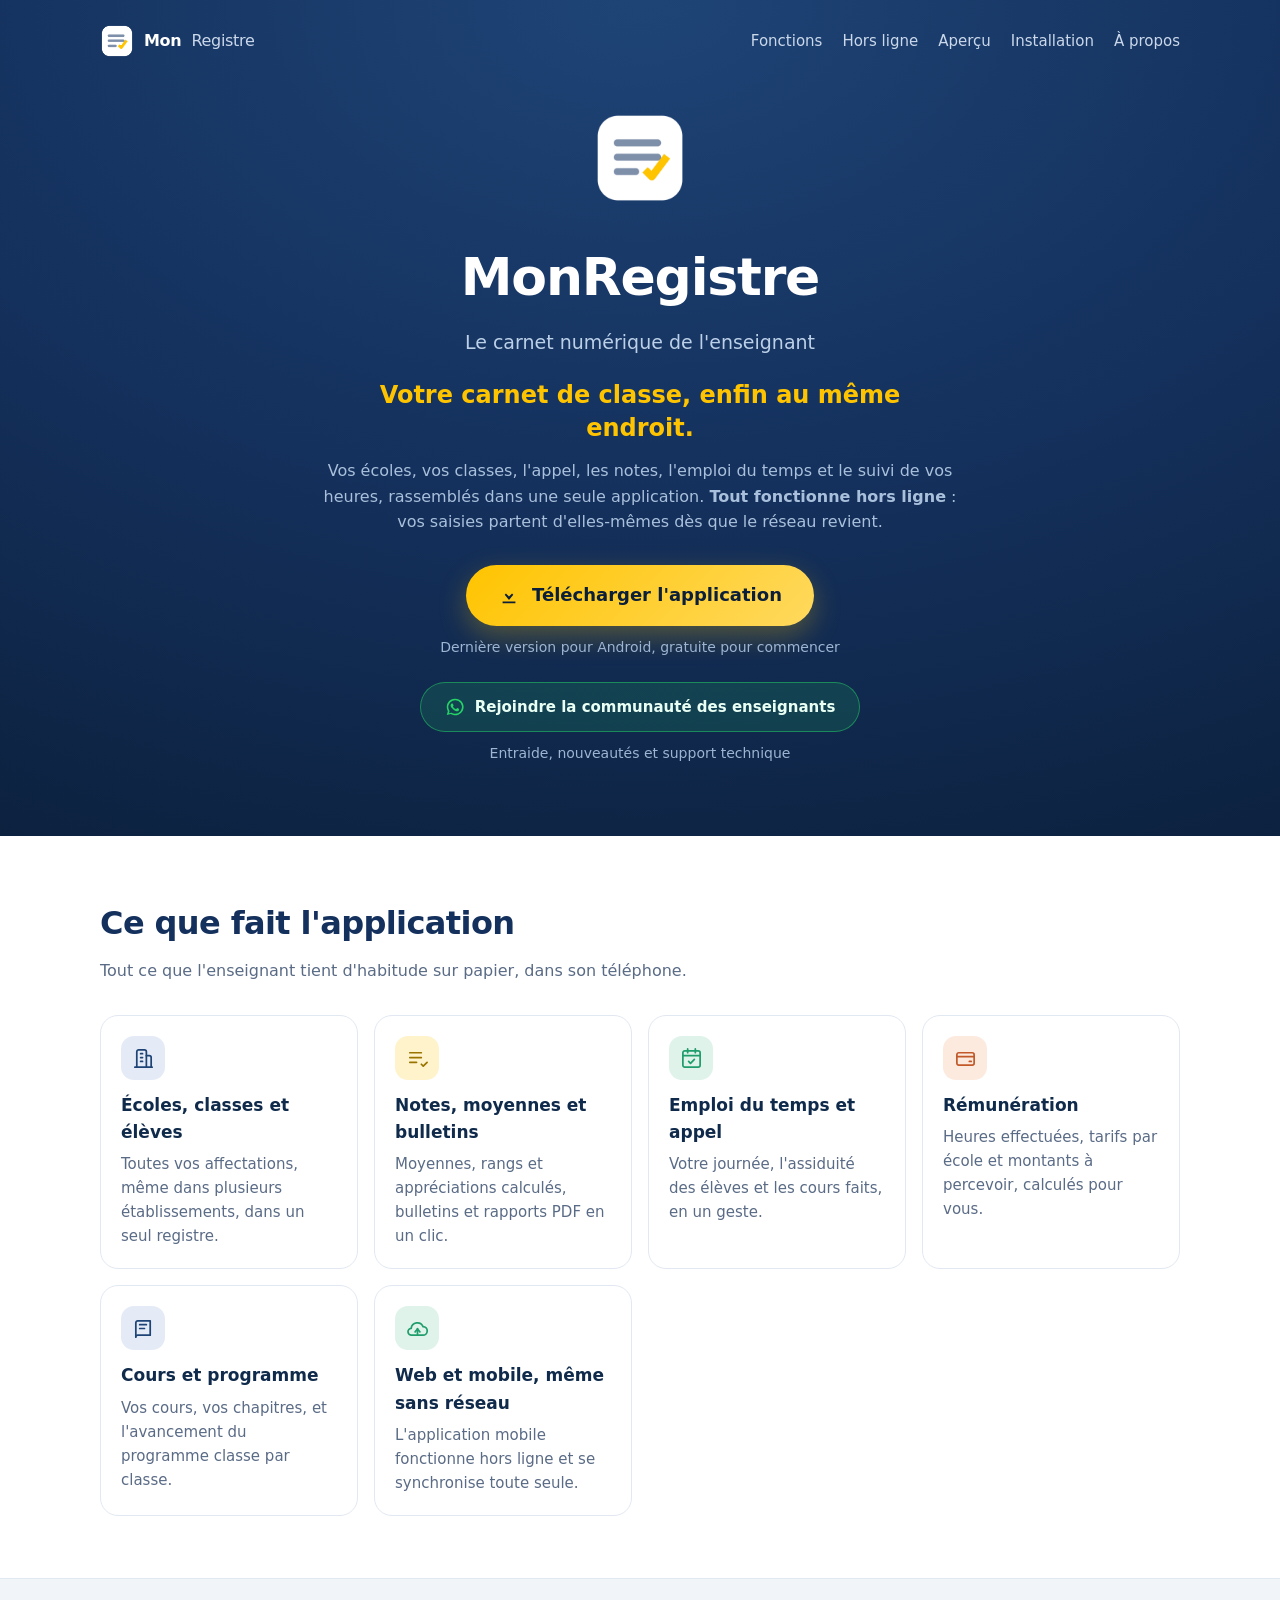
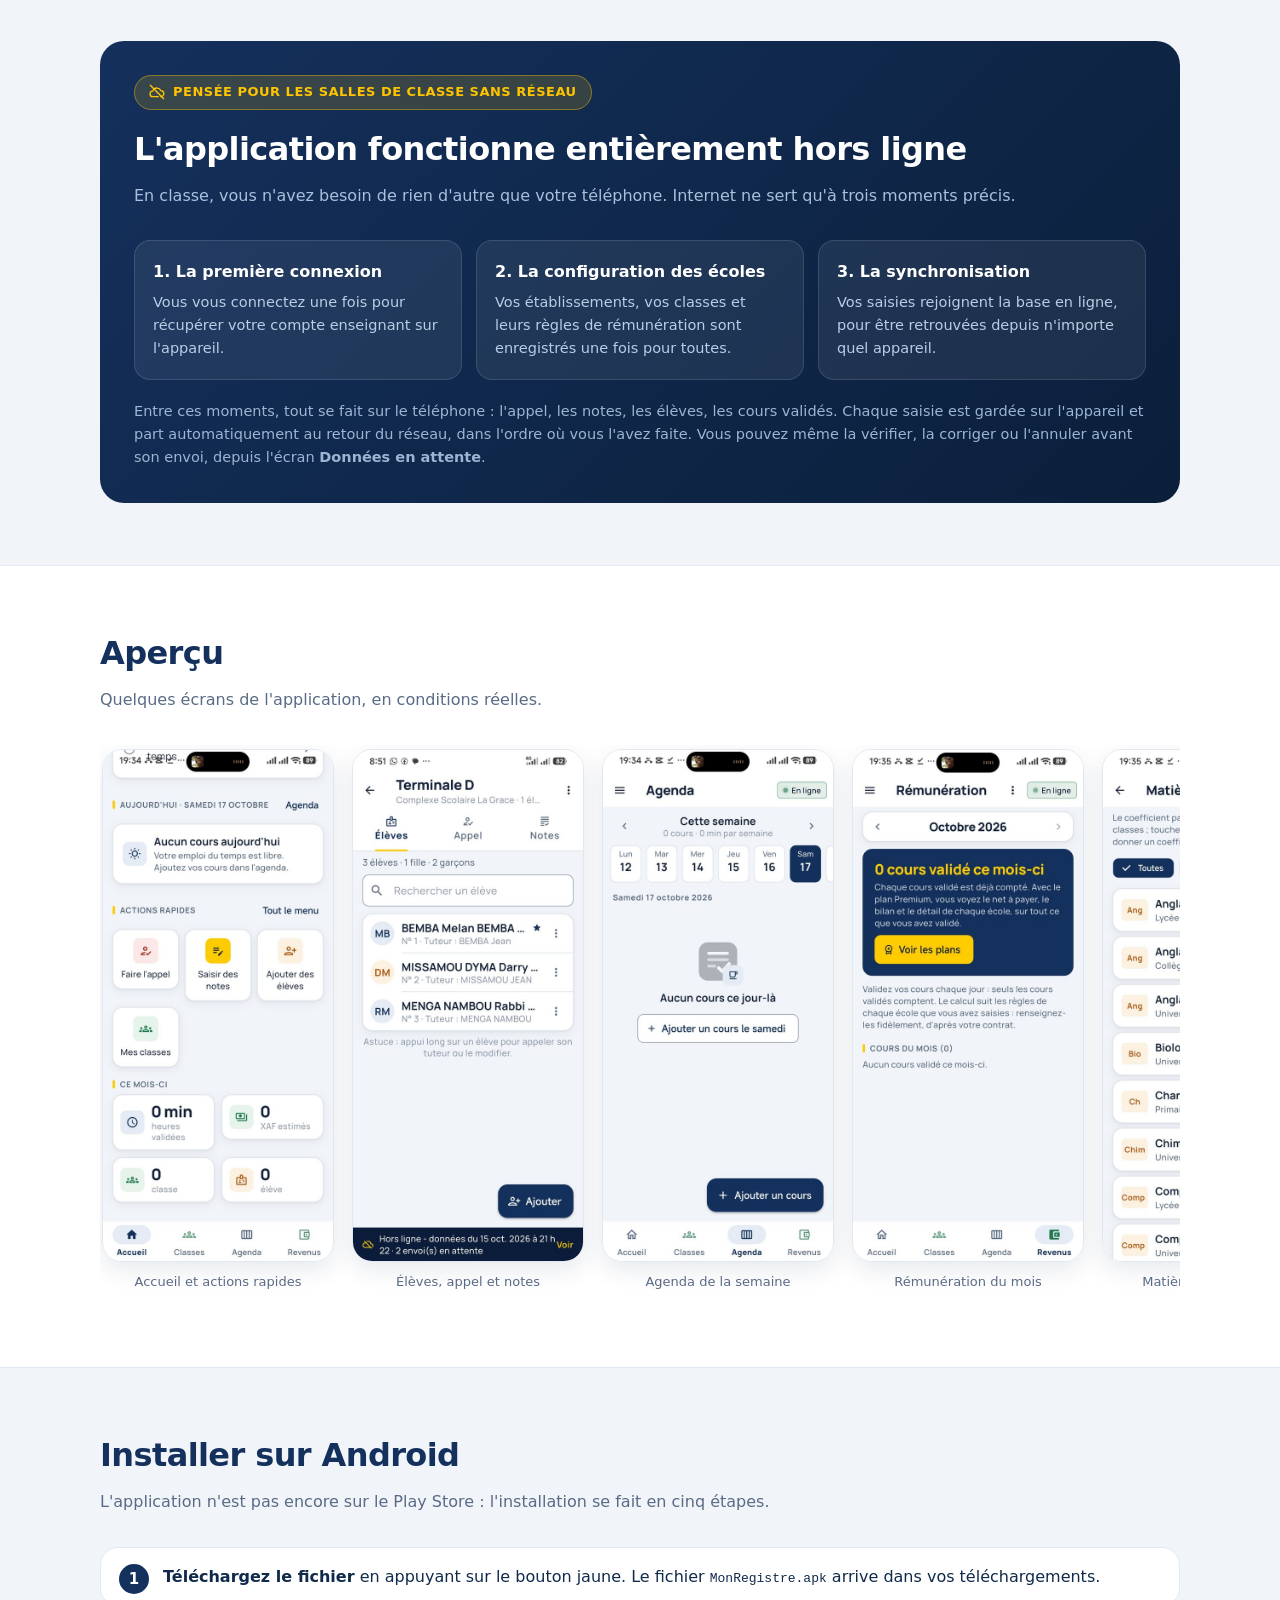
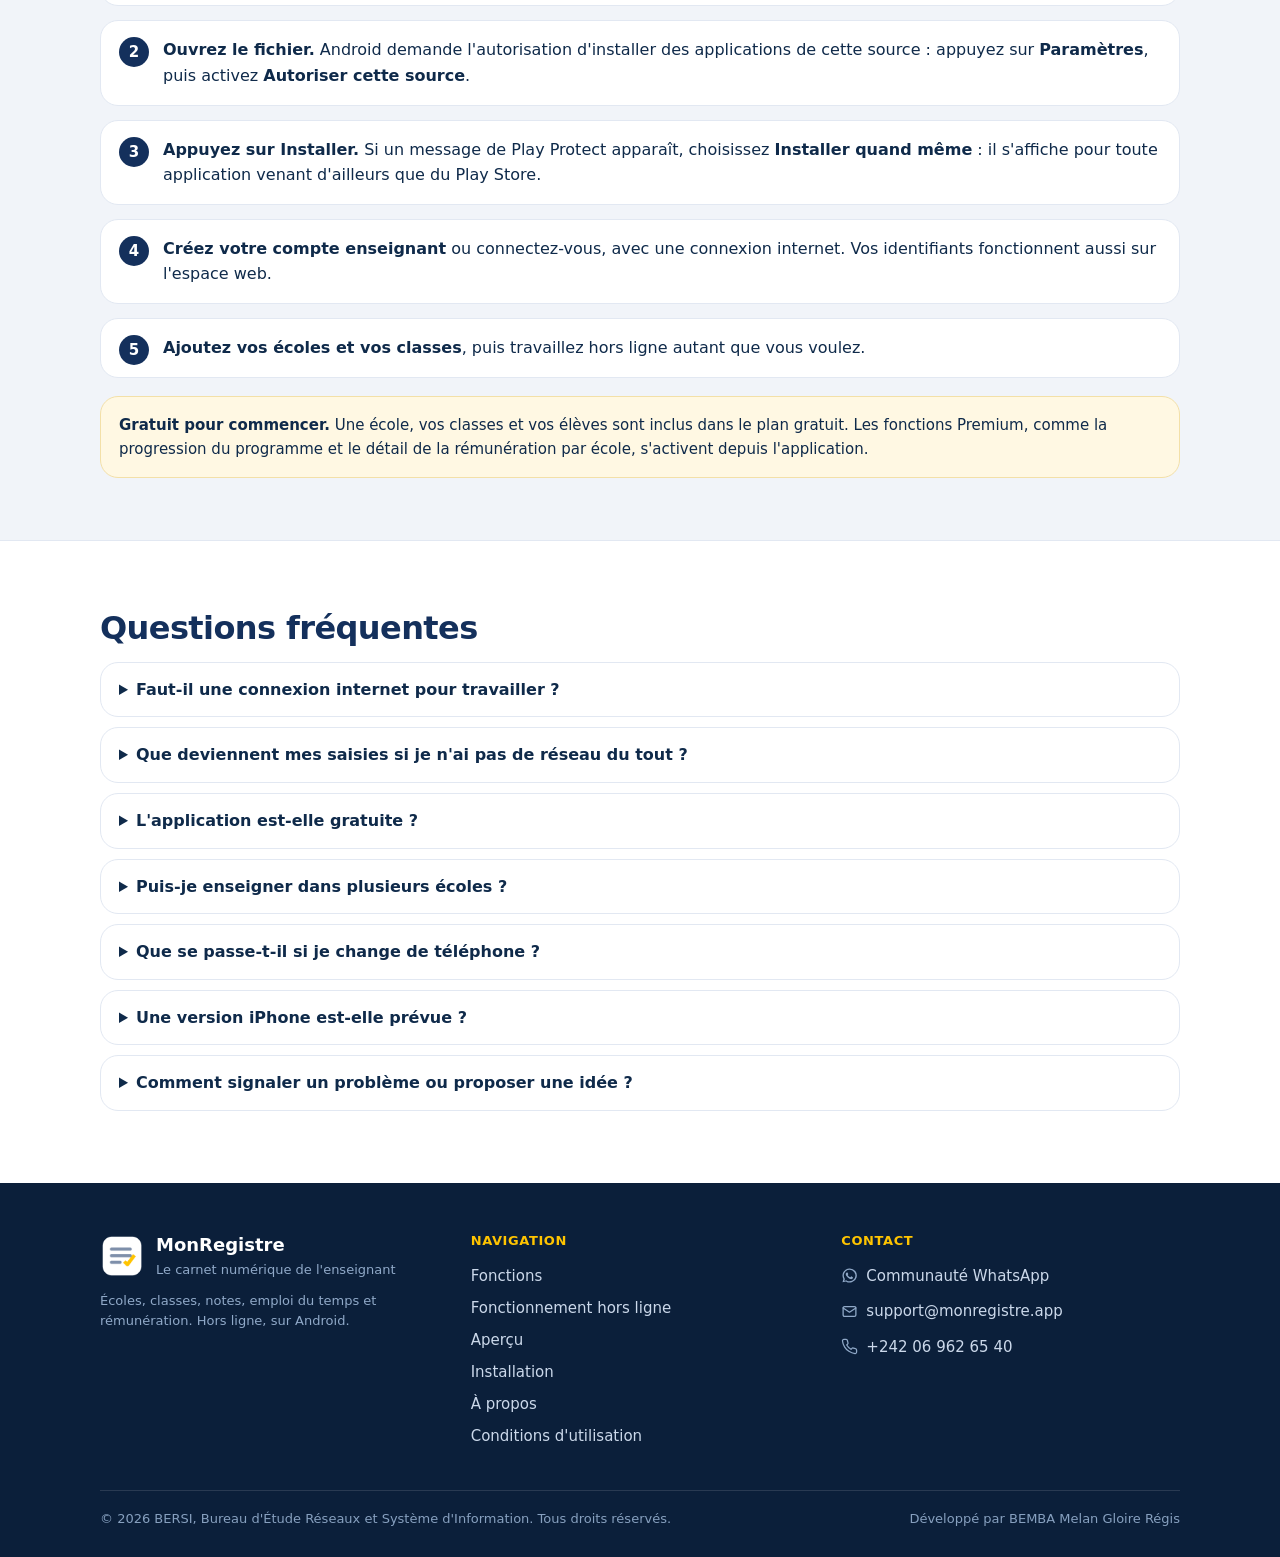
<file: index.html>
<!DOCTYPE html>
<html lang="fr">
<head>
<meta charset="utf-8">
<meta name="viewport" content="width=device-width, initial-scale=1">
<title>MonRegistre - Le carnet numérique de l'enseignant</title>
<meta name="description" content="Écoles, classes, élèves, appel, notes, bulletins, emploi du temps et rémunération. L'application fonctionne entièrement hors ligne et se synchronise toute seule. Téléchargement gratuit pour Android.">
<meta name="theme-color" content="#14305C">
<link rel="icon" href="assets/favicon.png" type="image/png">
<meta property="og:title" content="MonRegistre - Le carnet numérique de l'enseignant">
<meta property="og:description" content="Votre carnet de classe, enfin au même endroit. Fonctionne hors ligne, sur Android.">
<meta property="og:image" content="assets/social.png">
<meta property="og:type" content="website">
<link rel="stylesheet" href="assets/style.css">
</head>
<body>

<header>
  <div class="wrap">
    <nav class="nav">
      <span class="brand"><img src="assets/logo.png" alt=""><b>Mon</b><span>Registre</span></span>
      <span class="nav-links">
        <a href="#fonctions">Fonctions</a>
        <a href="#hors-ligne">Hors ligne</a>
        <a href="#apercu">Aperçu</a>
        <a href="#installer">Installation</a>
        <a href="a-propos.html">À propos</a>
      </span>
      <button class="burger" id="burger" aria-label="Ouvrir le menu" aria-expanded="false" aria-controls="drawer">
        <svg viewBox="0 0 24 24" fill="none" stroke="currentColor" stroke-width="2" stroke-linecap="round">
          <path d="M4 7h16M4 12h16M4 17h16"/>
        </svg>
      </button>
    </nav>

    <img class="hero-logo" src="assets/logo.png" alt="Logo MonRegistre">
    <h1>Mon<b>Registre</b></h1>
    <p class="slogan">Le carnet numérique de l'enseignant</p>
    <p class="claim">Votre carnet de classe, enfin au même endroit.</p>
    <p class="pitch">
      Vos écoles, vos classes, l'appel, les notes, l'emploi du temps et le suivi de vos heures,
      rassemblés dans une seule application. <b>Tout fonctionne hors ligne</b> : vos saisies partent
      d'elles-mêmes dès que le réseau revient.
    </p>

    <div class="cta">
      <!-- Lien permanent vers la dernière release : GitHub redirige toujours vers son fichier MonRegistre.apk -->
      <a class="btn" id="download" data-telechargement
         href="https://github.com/melangloirebemba-sudo/monregistre-web/releases/latest/download/MonRegistre.apk">
        <svg viewBox="0 0 24 24" fill="currentColor" aria-hidden="true"><path d="M12 3v10.6l3.3-3.3 1.4 1.4L12 17.4l-4.7-5.7 1.4-1.4 3.3 3.3V3h2zM5 19h14v2H5v-2z"/></svg>
        Télécharger l'application
      </a>
      <p class="meta" id="release-info">Dernière version pour Android, gratuite pour commencer</p>

      <a class="btn-whatsapp"
         href="https://chat.whatsapp.com/EX14AOy8iLE2uWjXJ4knBV?s=cl&amp;p=a&amp;mlu=4&amp;ilr=4&amp;iam=2"
         target="_blank" rel="noopener">
        <svg viewBox="0 0 24 24" fill="currentColor" aria-hidden="true"><path d="M12 2a10 10 0 0 0-8.6 15l-1.3 4.7 4.8-1.3A10 10 0 1 0 12 2Zm0 18.2a8.2 8.2 0 0 1-4.2-1.2l-.3-.2-2.8.8.8-2.8-.2-.3A8.2 8.2 0 1 1 12 20.2Zm4.5-6.1c-.2-.1-1.5-.7-1.7-.8s-.4-.1-.6.1-.6.8-.8 1-.3.2-.5.1a6.7 6.7 0 0 1-3.3-2.9c-.2-.4.2-.4.6-1.2a.5.5 0 0 0 0-.5l-.8-1.8c-.2-.5-.4-.4-.6-.4h-.5a1 1 0 0 0-.7.3 2.8 2.8 0 0 0-.9 2.1 4.9 4.9 0 0 0 1 2.6 11 11 0 0 0 4.3 3.8c1.6.6 2.2.7 3 .6a2.5 2.5 0 0 0 1.7-1.2 2.1 2.1 0 0 0 .1-1.2c-.1-.1-.2-.2-.4-.3Z"/></svg>
        Rejoindre la communauté des enseignants
      </a>
      <p class="meta">Entraide, nouveautés et support technique</p>
    </div>
  </div>
</header>

<div class="drawer-backdrop" id="drawer-backdrop"></div>

<aside class="drawer" id="drawer" aria-label="Menu">
  <div class="drawer-head">
    <span><img src="assets/logo.png" alt="">MonRegistre</span>
    <button class="burger" id="drawer-close" aria-label="Fermer le menu">
      <svg viewBox="0 0 24 24" fill="none" stroke="currentColor" stroke-width="2" stroke-linecap="round">
        <path d="M6 6l12 12M18 6L6 18"/>
      </svg>
    </button>
  </div>
  <a href="#fonctions">Fonctions</a>
  <a href="#hors-ligne">Hors ligne</a>
  <a href="#apercu">Aperçu</a>
  <a href="#installer">Installation</a>
  <a href="#questions">Questions fréquentes</a>
  <a href="a-propos.html">À propos</a>
  <a href="conditions.html">Conditions d'utilisation</a>
  <a href="https://chat.whatsapp.com/EX14AOy8iLE2uWjXJ4knBV?s=cl&amp;p=a&amp;mlu=4&amp;ilr=4&amp;iam=2" target="_blank" rel="noopener">Communauté WhatsApp</a>
  <a class="drawer-cta" data-telechargement
     href="https://github.com/melangloirebemba-sudo/monregistre-web/releases/latest/download/MonRegistre.apk">
    Télécharger l'application
  </a>
</aside>

<section id="fonctions">
  <div class="wrap">
    <h2>Ce que fait l'application</h2>
    <p class="lead">Tout ce que l'enseignant tient d'habitude sur papier, dans son téléphone.</p>
    <div class="grid">

      <div class="card">
        <div class="ico b"><svg viewBox="0 0 24 24" fill="none" stroke="currentColor" stroke-width="1.8" stroke-linecap="round" stroke-linejoin="round"><path d="M3 21h18"/><path d="M5 21V5a2 2 0 0 1 2-2h6a2 2 0 0 1 2 2v16"/><path d="M15 9h3a2 2 0 0 1 2 2v10"/><path d="M9 7h2M9 11h2M9 15h2"/></svg></div>
        <h3>Écoles, classes et élèves</h3>
        <p>Toutes vos affectations, même dans plusieurs établissements, dans un seul registre.</p>
      </div>

      <div class="card">
        <div class="ico y"><svg viewBox="0 0 24 24" fill="none" stroke="currentColor" stroke-width="1.8" stroke-linecap="round" stroke-linejoin="round"><path d="M4 6h12M4 11h12M4 16h7"/><path d="m16 18 2 2 4-4"/></svg></div>
        <h3>Notes, moyennes et bulletins</h3>
        <p>Moyennes, rangs et appréciations calculés, bulletins et rapports PDF en un clic.</p>
      </div>

      <div class="card">
        <div class="ico g"><svg viewBox="0 0 24 24" fill="none" stroke="currentColor" stroke-width="1.8" stroke-linecap="round" stroke-linejoin="round"><rect x="3" y="4" width="18" height="17" rx="2"/><path d="M3 9h18M8 2v4M16 2v4"/><path d="m9 15 2 2 4-4"/></svg></div>
        <h3>Emploi du temps et appel</h3>
        <p>Votre journée, l'assiduité des élèves et les cours faits, en un geste.</p>
      </div>

      <div class="card">
        <div class="ico o"><svg viewBox="0 0 24 24" fill="none" stroke="currentColor" stroke-width="1.8" stroke-linecap="round" stroke-linejoin="round"><rect x="3" y="6" width="18" height="13" rx="2"/><path d="M3 10h18"/><path d="M16 15h2"/></svg></div>
        <h3>Rémunération</h3>
        <p>Heures effectuées, tarifs par école et montants à percevoir, calculés pour vous.</p>
      </div>

      <div class="card">
        <div class="ico b"><svg viewBox="0 0 24 24" fill="none" stroke="currentColor" stroke-width="1.8" stroke-linecap="round" stroke-linejoin="round"><path d="M4 19V6a2 2 0 0 1 2-2h13v15H6a2 2 0 0 0-2 2Z"/><path d="M8 8h7M8 12h5"/></svg></div>
        <h3>Cours et programme</h3>
        <p>Vos cours, vos chapitres, et l'avancement du programme classe par classe.</p>
      </div>

      <div class="card">
        <div class="ico g"><svg viewBox="0 0 24 24" fill="none" stroke="currentColor" stroke-width="1.8" stroke-linecap="round" stroke-linejoin="round"><path d="M17.5 19a4.5 4.5 0 0 0 .3-9 6.5 6.5 0 0 0-12.4 1.8A3.6 3.6 0 0 0 6 19Z"/><path d="M12 12v6"/><path d="m9.5 15.5 2.5-3 2.5 3"/></svg></div>
        <h3>Web et mobile, même sans réseau</h3>
        <p>L'application mobile fonctionne hors ligne et se synchronise toute seule.</p>
      </div>

    </div>
  </div>
</section>

<section class="alt" id="hors-ligne">
  <div class="wrap">
    <div class="offline">
      <span class="badge">
        <svg viewBox="0 0 24 24" fill="none" stroke="currentColor" stroke-width="2" stroke-linecap="round" stroke-linejoin="round"><path d="M17.5 19a4.5 4.5 0 0 0 .3-9 6.5 6.5 0 0 0-11.6-.7"/><path d="M5.5 10.8A3.6 3.6 0 0 0 6 19h8"/><path d="m2 2 20 20"/></svg>
        Pensée pour les salles de classe sans réseau
      </span>
      <h2>L'application fonctionne entièrement hors ligne</h2>
      <p class="lead">
        En classe, vous n'avez besoin de rien d'autre que votre téléphone. Internet ne sert
        qu'à trois moments précis.
      </p>

      <div class="offline-grid">
        <div class="offline-item">
          <h3>1. La première connexion</h3>
          <p>Vous vous connectez une fois pour récupérer votre compte enseignant sur l'appareil.</p>
        </div>
        <div class="offline-item">
          <h3>2. La configuration des écoles</h3>
          <p>Vos établissements, vos classes et leurs règles de rémunération sont enregistrés une fois pour toutes.</p>
        </div>
        <div class="offline-item">
          <h3>3. La synchronisation</h3>
          <p>Vos saisies rejoignent la base en ligne, pour être retrouvées depuis n'importe quel appareil.</p>
        </div>
      </div>

      <p class="offline-note">
        Entre ces moments, tout se fait sur le téléphone : l'appel, les notes, les élèves, les cours
        validés. Chaque saisie est gardée sur l'appareil et part automatiquement au retour du réseau,
        dans l'ordre où vous l'avez faite. Vous pouvez même la vérifier, la corriger ou l'annuler
        avant son envoi, depuis l'écran <b>Données en attente</b>.
      </p>
    </div>
  </div>
</section>

<section id="apercu">
  <div class="wrap">
    <h2>Aperçu</h2>
    <p class="lead">Quelques écrans de l'application, en conditions réelles.</p>
    <div class="shots">
      <figure><img src="assets/ecran-1.jpg" alt="Écran d'accueil de MonRegistre"><figcaption>Accueil et actions rapides</figcaption></figure>
      <figure><img src="assets/ecran-2.jpg" alt="Liste des élèves d'une classe"><figcaption>Élèves, appel et notes</figcaption></figure>
      <figure><img src="assets/ecran-3.jpg" alt="Agenda de la semaine"><figcaption>Agenda de la semaine</figcaption></figure>
      <figure><img src="assets/ecran-4.jpg" alt="Écran de rémunération"><figcaption>Rémunération du mois</figcaption></figure>
      <figure><img src="assets/ecran-5.jpg" alt="Liste des matières et coefficients"><figcaption>Matières et coefficients</figcaption></figure>
      <figure><img src="assets/ecran-6.jpg" alt="Menu de l'application"><figcaption>Tout le registre dans un menu</figcaption></figure>
      <figure><img src="assets/ecran-7.jpg" alt="Données en attente d'envoi"><figcaption>Saisies hors ligne en attente</figcaption></figure>
    </div>
  </div>
</section>

<section class="alt" id="installer">
  <div class="wrap">
    <h2>Installer sur Android</h2>
    <p class="lead">L'application n'est pas encore sur le Play Store : l'installation se fait en cinq étapes.</p>
    <ol class="steps">
      <li><b>Téléchargez le fichier</b> en appuyant sur le bouton jaune. Le fichier <code>MonRegistre.apk</code> arrive dans vos téléchargements.</li>
      <li><b>Ouvrez le fichier.</b> Android demande l'autorisation d'installer des applications de cette source : appuyez sur <b>Paramètres</b>, puis activez <b>Autoriser cette source</b>.</li>
      <li><b>Appuyez sur Installer.</b> Si un message de Play Protect apparaît, choisissez <b>Installer quand même</b> : il s'affiche pour toute application venant d'ailleurs que du Play Store.</li>
      <li><b>Créez votre compte enseignant</b> ou connectez-vous, avec une connexion internet. Vos identifiants fonctionnent aussi sur l'espace web.</li>
      <li><b>Ajoutez vos écoles et vos classes</b>, puis travaillez hors ligne autant que vous voulez.</li>
    </ol>
    <div class="note">
      <b>Gratuit pour commencer.</b> Une école, vos classes et vos élèves sont inclus dans le plan
      gratuit. Les fonctions Premium, comme la progression du programme et le détail de la
      rémunération par école, s'activent depuis l'application.
    </div>
  </div>
</section>

<section id="questions">
  <div class="wrap">
    <h2>Questions fréquentes</h2>

    <details>
      <summary>Faut-il une connexion internet pour travailler ?</summary>
      <p>
        Non. Une fois connecté la première fois et vos écoles configurées, tout fonctionne hors
        ligne : l'appel, les notes, les élèves, l'emploi du temps et les cours validés. La
        connexion ne sert qu'à envoyer vos données vers la base en ligne, et cet envoi se fait
        tout seul dès que le réseau revient.
      </p>
    </details>

    <details>
      <summary>Que deviennent mes saisies si je n'ai pas de réseau du tout ?</summary>
      <p>
        Elles sont gardées sur le téléphone, dans l'ordre où vous les avez faites, et visibles
        dans l'écran « Données en attente ». Vous pouvez les vérifier, les corriger ou les
        annuler avant leur envoi. Rien n'est perdu.
      </p>
    </details>

    <details>
      <summary>L'application est-elle gratuite ?</summary>
      <p>
        Le téléchargement et le plan gratuit le sont : une école, vos classes et vos élèves.
        Les fonctions Premium sont proposées dans l'application, sans obligation.
      </p>
    </details>

    <details>
      <summary>Puis-je enseigner dans plusieurs écoles ?</summary>
      <p>
        Oui, c'est même la raison d'être de l'application. Chaque école garde ses classes, ses
        matières, ses coefficients et ses règles de rémunération.
      </p>
    </details>

    <details>
      <summary>Que se passe-t-il si je change de téléphone ?</summary>
      <p>
        Installez l'application sur le nouvel appareil et connectez-vous avec les mêmes
        identifiants : vos écoles, classes, élèves et notes déjà synchronisés reviennent.
        Pensez à vérifier que rien ne reste en attente d'envoi sur l'ancien téléphone.
      </p>
    </details>

    <details>
      <summary>Une version iPhone est-elle prévue ?</summary>
      <p>Pas pour le moment. L'application mobile est disponible sur Android.</p>
    </details>

    <details>
      <summary>Comment signaler un problème ou proposer une idée ?</summary>
      <p>
        Rejoignez la
        <a href="https://chat.whatsapp.com/EX14AOy8iLE2uWjXJ4knBV?s=cl&amp;p=a&amp;mlu=4&amp;ilr=4&amp;iam=2">communauté WhatsApp</a>,
        écrivez à <a href="mailto:support@monregistre.app">support@monregistre.app</a>, ou
        contactez-nous au <a href="https://wa.me/242069626540">+242 06 962 65 40</a>, en précisant
        votre modèle de téléphone et votre version d'Android.
      </p>
    </details>
  </div>
</section>

<footer>
  <div class="wrap">
    <div class="foot-grid">

      <div class="foot-col">
        <div class="foot-brand">
          <img src="assets/logo.png" alt="">
          <span>
            <b>MonRegistre</b>
            <span>Le carnet numérique de l'enseignant</span>
          </span>
        </div>
        <p style="margin:0;font-size:13px;color:#90a9c8">
          Écoles, classes, notes, emploi du temps et rémunération. Hors ligne, sur Android.
        </p>
      </div>

      <div class="foot-col">
        <h4>Navigation</h4>
        <ul>
          <li><a href="#fonctions">Fonctions</a></li>
          <li><a href="#hors-ligne">Fonctionnement hors ligne</a></li>
          <li><a href="#apercu">Aperçu</a></li>
          <li><a href="#installer">Installation</a></li>
          <li><a href="a-propos.html">À propos</a></li>
          <li><a href="conditions.html">Conditions d'utilisation</a></li>
        </ul>
      </div>

      <div class="foot-col">
        <h4>Contact</h4>
        <ul>
          <li>
            <span>
              <svg viewBox="0 0 24 24" fill="currentColor" aria-hidden="true"><path d="M12 2a10 10 0 0 0-8.6 15l-1.3 4.7 4.8-1.3A10 10 0 1 0 12 2Zm0 18.2a8.2 8.2 0 0 1-4.2-1.2l-.3-.2-2.8.8.8-2.8-.2-.3A8.2 8.2 0 1 1 12 20.2Zm4.5-6.1c-.2-.1-1.5-.7-1.7-.8s-.4-.1-.6.1-.6.8-.8 1-.3.2-.5.1a6.7 6.7 0 0 1-3.3-2.9c-.2-.4.2-.4.6-1.2a.5.5 0 0 0 0-.5l-.8-1.8c-.2-.5-.4-.4-.6-.4h-.5a1 1 0 0 0-.7.3 2.8 2.8 0 0 0-.9 2.1 4.9 4.9 0 0 0 1 2.6 11 11 0 0 0 4.3 3.8c1.6.6 2.2.7 3 .6a2.5 2.5 0 0 0 1.7-1.2 2.1 2.1 0 0 0 .1-1.2c-.1-.1-.2-.2-.4-.3Z"/></svg>
              <a href="https://chat.whatsapp.com/EX14AOy8iLE2uWjXJ4knBV?s=cl&amp;p=a&amp;mlu=4&amp;ilr=4&amp;iam=2">Communauté WhatsApp</a>
            </span>
          </li>
          <li>
            <span>
              <svg viewBox="0 0 24 24" fill="none" stroke="currentColor" stroke-width="1.8" stroke-linecap="round" stroke-linejoin="round"><rect x="3" y="5" width="18" height="14" rx="2"/><path d="m3 7 9 6 9-6"/></svg>
              <a href="mailto:support@monregistre.app">support@monregistre.app</a>
            </span>
          </li>
          <li>
            <span>
              <svg viewBox="0 0 24 24" fill="none" stroke="currentColor" stroke-width="1.8" stroke-linecap="round" stroke-linejoin="round"><path d="M22 16.9v3a2 2 0 0 1-2.2 2 19.8 19.8 0 0 1-8.6-3.1 19.5 19.5 0 0 1-6-6A19.8 19.8 0 0 1 2.1 4.2 2 2 0 0 1 4.1 2h3a2 2 0 0 1 2 1.7c.1 1 .4 1.9.7 2.8a2 2 0 0 1-.5 2.1L8.1 9.9a16 16 0 0 0 6 6l1.3-1.2a2 2 0 0 1 2.1-.5c.9.3 1.8.6 2.8.7a2 2 0 0 1 1.7 2Z"/></svg>
              <a href="tel:+242069626540">+242 06 962 65 40</a>
            </span>
          </li>
        </ul>
      </div>

    </div>

    <div class="foot-bottom">
      <span>© 2026 BERSI, Bureau d'Étude Réseaux et Système d'Information. Tous droits réservés.</span>
      <span>Développé par BEMBA Melan Gloire Régis</span>
    </div>
  </div>
</footer>

<script>
  // Téléchargement toujours à jour : les boutons pointent sur « releases/latest/download/MonRegistre.apk »,
  // que GitHub redirige vers la dernière release publiée (même sans ce script). Ce script ajoute seulement
  // la version, la taille et la date de cette dernière release sous le bouton.
  (async () => {
    const repo = 'melangloirebemba-sudo/monregistre-web';
    try {
      const r = await fetch(`https://api.github.com/repos/${repo}/releases/latest`);
      if (!r.ok) return;
      const data = await r.json();
      const apks = (data.assets || []).filter(a => a.name.toLowerCase().endsWith('.apk'));
      const apk = apks.find(a => a.name.toLowerCase() === 'monregistre.apk') || apks[0];
      if (!apk) return;
      // Fichier portant un autre nom que MonRegistre.apk : lien direct vers celui-ci
      if (apk.name.toLowerCase() !== 'monregistre.apk') {
        document.querySelectorAll('[data-telechargement]').forEach(a => { a.href = apk.browser_download_url; });
      }
      const version = String(data.tag_name || '').replace(/^v/i, '');
      const mo = Math.round(apk.size / 1048576);
      const date = new Date(data.published_at).toLocaleDateString('fr-FR', { day: 'numeric', month: 'long', year: 'numeric' });
      document.getElementById('release-info').textContent =
        `Version ${version} · ${mo} Mo · publiée le ${date} · pour Android`;
    } catch (e) {
      /* hors ligne ou API indisponible : le bouton fonctionne quand même, on garde le texte par défaut */
    }
  })();
</script>

<script src="assets/menu.js"></script>
</body>
</html>
</file>
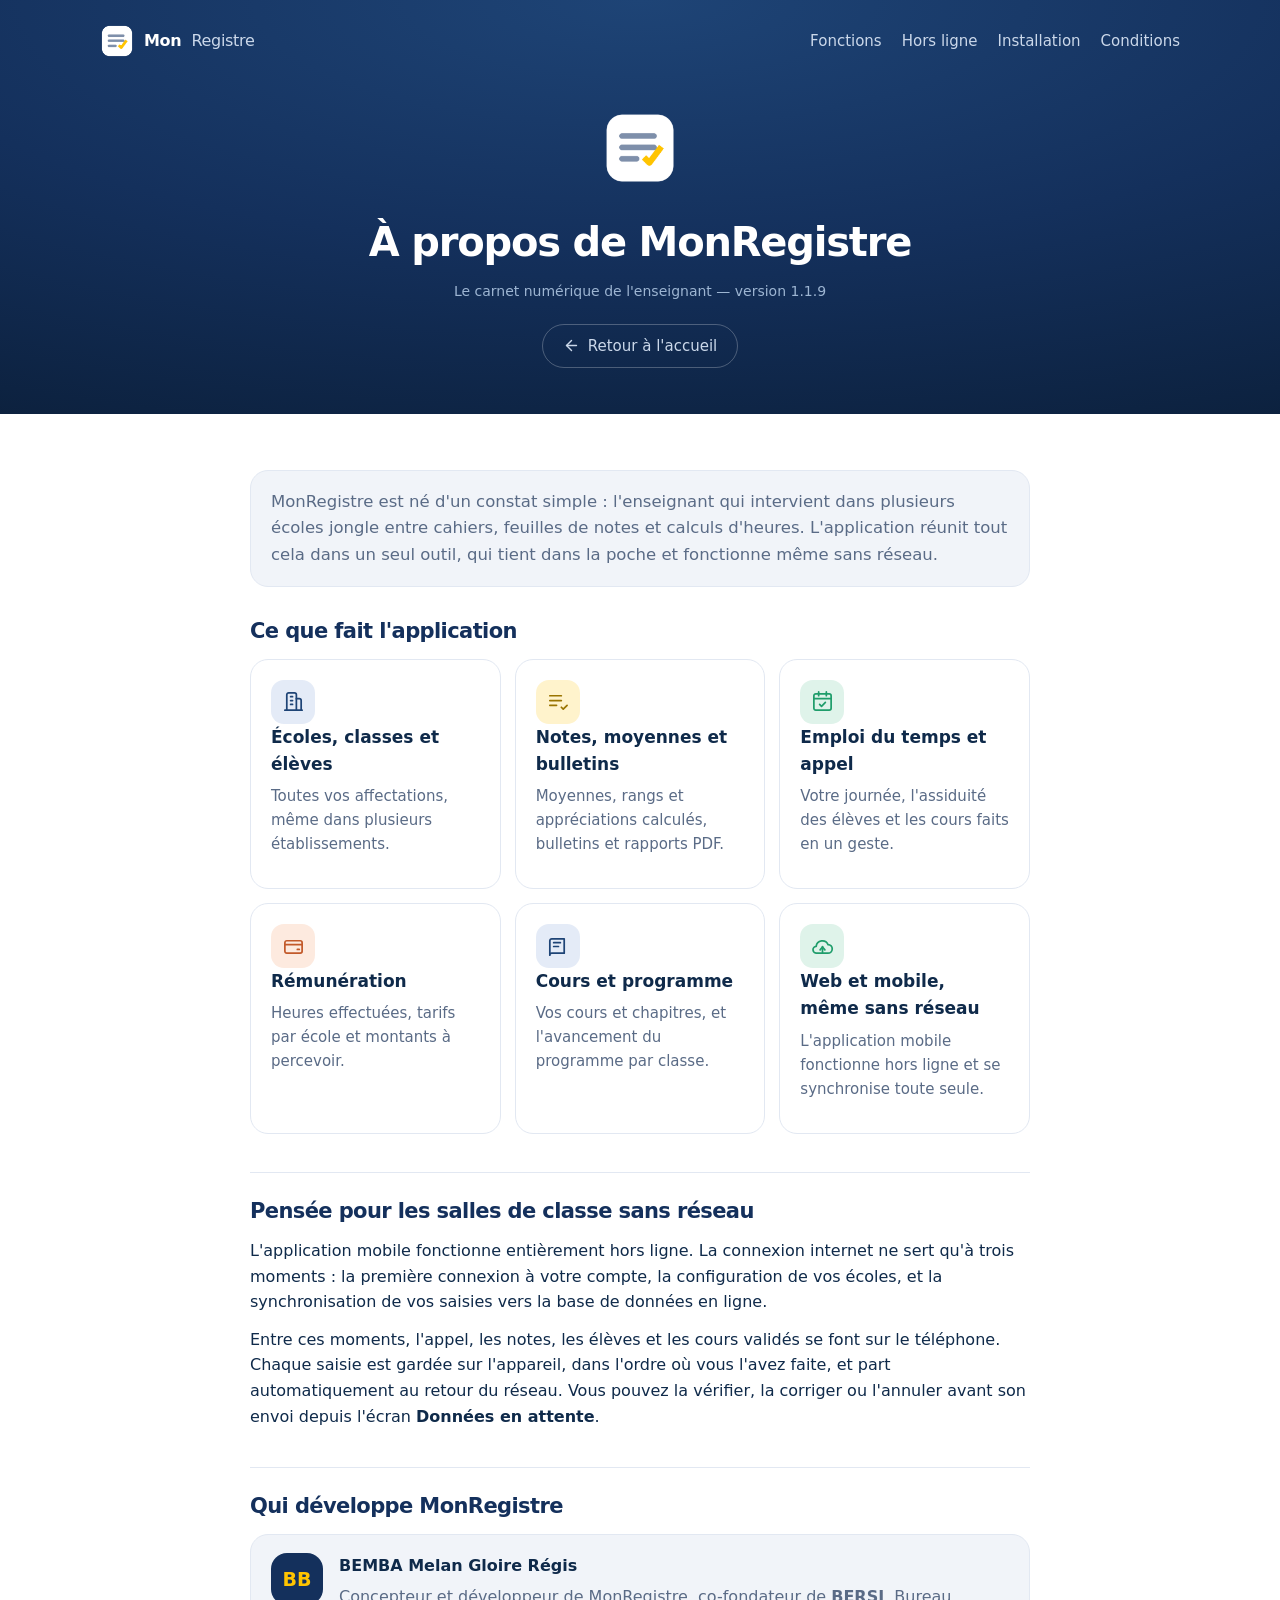
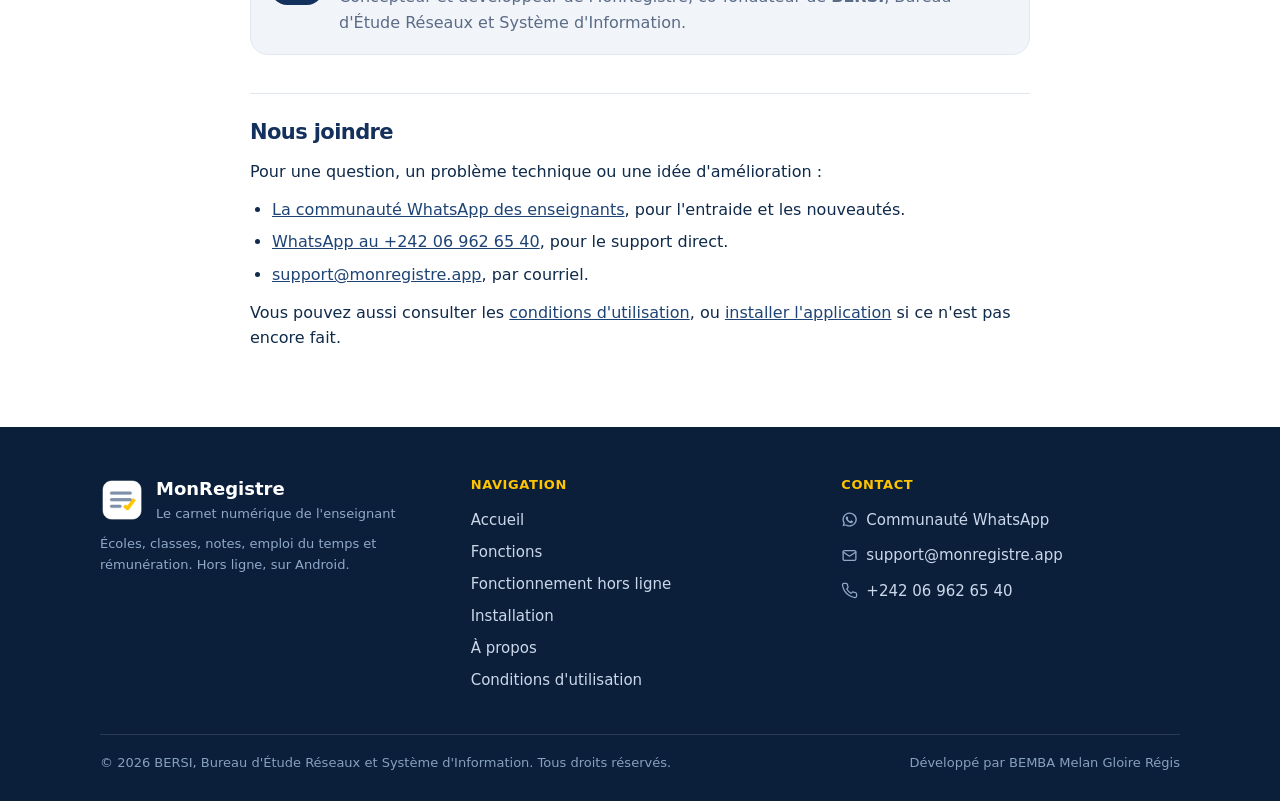
<file: a-propos.html>
<!DOCTYPE html>
<html lang="fr">
<head>
<meta charset="utf-8">
<meta name="viewport" content="width=device-width, initial-scale=1">
<title>À propos - MonRegistre</title>
<meta name="description" content="MonRegistre, le carnet numérique de l'enseignant : ce que fait l'application, qui la développe et comment nous joindre.">
<meta name="theme-color" content="#14305C">
<link rel="icon" href="assets/favicon.png" type="image/png">
<link rel="stylesheet" href="assets/style.css">
</head>
<body>

<header class="mini">
  <div class="wrap">
    <nav class="nav">
      <a class="brand" href="index.html" style="text-decoration:none;color:#fff"><img src="assets/logo.png" alt=""><b>Mon</b><span>Registre</span></a>
      <span class="nav-links">
        <a href="index.html#fonctions">Fonctions</a>
        <a href="index.html#hors-ligne">Hors ligne</a>
        <a href="index.html#installer">Installation</a>
        <a href="conditions.html">Conditions</a>
      </span>
      <button class="burger" id="burger" aria-label="Ouvrir le menu" aria-expanded="false" aria-controls="drawer">
        <svg viewBox="0 0 24 24" fill="none" stroke="currentColor" stroke-width="2" stroke-linecap="round"><path d="M4 7h16M4 12h16M4 17h16"/></svg>
      </button>
    </nav>

    <img class="hero-logo" src="assets/logo.png" alt="Logo MonRegistre" style="width:76px;height:76px">
    <h1>À propos de MonRegistre</h1>
    <p class="maj" id="version-info">Le carnet numérique de l'enseignant — version 1.1.9</p>
    <a class="retour" href="index.html">
      <svg viewBox="0 0 24 24" fill="none" stroke="currentColor" stroke-width="2" stroke-linecap="round" stroke-linejoin="round"><path d="M19 12H5"/><path d="m12 19-7-7 7-7"/></svg>
      Retour à l'accueil
    </a>
  </div>
</header>

<div class="drawer-backdrop" id="drawer-backdrop"></div>
<aside class="drawer" id="drawer" aria-label="Menu">
  <div class="drawer-head">
    <span><img src="assets/logo.png" alt="">MonRegistre</span>
    <button class="burger" id="drawer-close" aria-label="Fermer le menu">
      <svg viewBox="0 0 24 24" fill="none" stroke="currentColor" stroke-width="2" stroke-linecap="round"><path d="M6 6l12 12M18 6L6 18"/></svg>
    </button>
  </div>
  <a href="index.html">Accueil</a>
  <a href="index.html#fonctions">Fonctions</a>
  <a href="index.html#hors-ligne">Hors ligne</a>
  <a href="index.html#installer">Installation</a>
  <a href="a-propos.html">À propos</a>
  <a href="conditions.html">Conditions d'utilisation</a>
  <a href="https://chat.whatsapp.com/EX14AOy8iLE2uWjXJ4knBV?s=cl&amp;p=a&amp;mlu=4&amp;ilr=4&amp;iam=2" target="_blank" rel="noopener">Communauté WhatsApp</a>
  <a class="drawer-cta" href="https://github.com/melangloirebemba-sudo/monregistre-backend/releases/download/V1.1.9/MonRegistre.apk">Télécharger l'application</a>
</aside>

<main class="doc">

  <div class="encadre">
    <p class="chapeau">
      MonRegistre est né d'un constat simple : l'enseignant qui intervient dans plusieurs écoles
      jongle entre cahiers, feuilles de notes et calculs d'heures. L'application réunit tout cela
      dans un seul outil, qui tient dans la poche et fonctionne même sans réseau.
    </p>
  </div>

  <h2 id="fonctions">Ce que fait l'application</h2>
  <div class="fiche">

    <div class="card">
      <div class="ico b"><svg viewBox="0 0 24 24" fill="none" stroke="currentColor" stroke-width="1.8" stroke-linecap="round" stroke-linejoin="round"><path d="M3 21h18"/><path d="M5 21V5a2 2 0 0 1 2-2h6a2 2 0 0 1 2 2v16"/><path d="M15 9h3a2 2 0 0 1 2 2v10"/><path d="M9 7h2M9 11h2M9 15h2"/></svg></div>
      <h3>Écoles, classes et élèves</h3>
      <p>Toutes vos affectations, même dans plusieurs établissements.</p>
    </div>

    <div class="card">
      <div class="ico y"><svg viewBox="0 0 24 24" fill="none" stroke="currentColor" stroke-width="1.8" stroke-linecap="round" stroke-linejoin="round"><path d="M4 6h12M4 11h12M4 16h7"/><path d="m16 18 2 2 4-4"/></svg></div>
      <h3>Notes, moyennes et bulletins</h3>
      <p>Moyennes, rangs et appréciations calculés, bulletins et rapports PDF.</p>
    </div>

    <div class="card">
      <div class="ico g"><svg viewBox="0 0 24 24" fill="none" stroke="currentColor" stroke-width="1.8" stroke-linecap="round" stroke-linejoin="round"><rect x="3" y="4" width="18" height="17" rx="2"/><path d="M3 9h18M8 2v4M16 2v4"/><path d="m9 15 2 2 4-4"/></svg></div>
      <h3>Emploi du temps et appel</h3>
      <p>Votre journée, l'assiduité des élèves et les cours faits en un geste.</p>
    </div>

    <div class="card">
      <div class="ico o"><svg viewBox="0 0 24 24" fill="none" stroke="currentColor" stroke-width="1.8" stroke-linecap="round" stroke-linejoin="round"><rect x="3" y="6" width="18" height="13" rx="2"/><path d="M3 10h18"/><path d="M16 15h2"/></svg></div>
      <h3>Rémunération</h3>
      <p>Heures effectuées, tarifs par école et montants à percevoir.</p>
    </div>

    <div class="card">
      <div class="ico b"><svg viewBox="0 0 24 24" fill="none" stroke="currentColor" stroke-width="1.8" stroke-linecap="round" stroke-linejoin="round"><path d="M4 19V6a2 2 0 0 1 2-2h13v15H6a2 2 0 0 0-2 2Z"/><path d="M8 8h7M8 12h5"/></svg></div>
      <h3>Cours et programme</h3>
      <p>Vos cours et chapitres, et l'avancement du programme par classe.</p>
    </div>

    <div class="card">
      <div class="ico g"><svg viewBox="0 0 24 24" fill="none" stroke="currentColor" stroke-width="1.8" stroke-linecap="round" stroke-linejoin="round"><path d="M17.5 19a4.5 4.5 0 0 0 .3-9 6.5 6.5 0 0 0-12.4 1.8A3.6 3.6 0 0 0 6 19Z"/><path d="M12 12v6"/><path d="m9.5 15.5 2.5-3 2.5 3"/></svg></div>
      <h3>Web et mobile, même sans réseau</h3>
      <p>L'application mobile fonctionne hors ligne et se synchronise toute seule.</p>
    </div>

  </div>

  <h2 id="hors-ligne">Pensée pour les salles de classe sans réseau</h2>
  <p>
    L'application mobile fonctionne entièrement hors ligne. La connexion internet ne sert qu'à
    trois moments : la première connexion à votre compte, la configuration de vos écoles, et la
    synchronisation de vos saisies vers la base de données en ligne.
  </p>
  <p>
    Entre ces moments, l'appel, les notes, les élèves et les cours validés se font sur le
    téléphone. Chaque saisie est gardée sur l'appareil, dans l'ordre où vous l'avez faite, et part
    automatiquement au retour du réseau. Vous pouvez la vérifier, la corriger ou l'annuler avant
    son envoi depuis l'écran <b>Données en attente</b>.
  </p>

  <h2 id="developpeur">Qui développe MonRegistre</h2>
  <div class="encadre signature">
    <span class="pastille">BB</span>
    <span>
      <p style="margin:0 0 6px"><b>BEMBA Melan Gloire Régis</b></p>
      <p style="margin:0;color:var(--grey)">
        Concepteur et développeur de MonRegistre, co-fondateur de <b>BERSI</b>,
        Bureau d'Étude Réseaux et Système d'Information.
      </p>
    </span>
  </div>

  <h2 id="contact">Nous joindre</h2>
  <p>Pour une question, un problème technique ou une idée d'amélioration :</p>
  <ul>
    <li><a href="https://chat.whatsapp.com/EX14AOy8iLE2uWjXJ4knBV?s=cl&amp;p=a&amp;mlu=4&amp;ilr=4&amp;iam=2">La communauté WhatsApp des enseignants</a>, pour l'entraide et les nouveautés.</li>
    <li><a href="https://wa.me/242069626540">WhatsApp au +242 06 962 65 40</a>, pour le support direct.</li>
    <li><a href="mailto:support@monregistre.app">support@monregistre.app</a>, par courriel.</li>
  </ul>
  <p>
    Vous pouvez aussi consulter les <a href="conditions.html">conditions d'utilisation</a>, ou
    <a href="index.html#installer">installer l'application</a> si ce n'est pas encore fait.
  </p>

</main>

<footer>
  <div class="wrap">
    <div class="foot-grid">

      <div class="foot-col">
        <div class="foot-brand">
          <img src="assets/logo.png" alt="">
          <span>
            <b>MonRegistre</b>
            <span>Le carnet numérique de l'enseignant</span>
          </span>
        </div>
        <p style="margin:0;font-size:13px;color:#90a9c8">
          Écoles, classes, notes, emploi du temps et rémunération. Hors ligne, sur Android.
        </p>
      </div>

      <div class="foot-col">
        <h4>Navigation</h4>
        <ul>
          <li><a href="index.html">Accueil</a></li>
          <li><a href="index.html#fonctions">Fonctions</a></li>
          <li><a href="index.html#hors-ligne">Fonctionnement hors ligne</a></li>
          <li><a href="index.html#installer">Installation</a></li>
          <li><a href="a-propos.html">À propos</a></li>
          <li><a href="conditions.html">Conditions d'utilisation</a></li>
        </ul>
      </div>

      <div class="foot-col">
        <h4>Contact</h4>
        <ul>
          <li><span>
            <svg viewBox="0 0 24 24" fill="currentColor" aria-hidden="true"><path d="M12 2a10 10 0 0 0-8.6 15l-1.3 4.7 4.8-1.3A10 10 0 1 0 12 2Zm0 18.2a8.2 8.2 0 0 1-4.2-1.2l-.3-.2-2.8.8.8-2.8-.2-.3A8.2 8.2 0 1 1 12 20.2Zm4.5-6.1c-.2-.1-1.5-.7-1.7-.8s-.4-.1-.6.1-.6.8-.8 1-.3.2-.5.1a6.7 6.7 0 0 1-3.3-2.9c-.2-.4.2-.4.6-1.2a.5.5 0 0 0 0-.5l-.8-1.8c-.2-.5-.4-.4-.6-.4h-.5a1 1 0 0 0-.7.3 2.8 2.8 0 0 0-.9 2.1 4.9 4.9 0 0 0 1 2.6 11 11 0 0 0 4.3 3.8c1.6.6 2.2.7 3 .6a2.5 2.5 0 0 0 1.7-1.2 2.1 2.1 0 0 0 .1-1.2c-.1-.1-.2-.2-.4-.3Z"/></svg>
            <a href="https://chat.whatsapp.com/EX14AOy8iLE2uWjXJ4knBV?s=cl&amp;p=a&amp;mlu=4&amp;ilr=4&amp;iam=2">Communauté WhatsApp</a>
          </span></li>
          <li><span>
            <svg viewBox="0 0 24 24" fill="none" stroke="currentColor" stroke-width="1.8" stroke-linecap="round" stroke-linejoin="round"><rect x="3" y="5" width="18" height="14" rx="2"/><path d="m3 7 9 6 9-6"/></svg>
            <a href="mailto:support@monregistre.app">support@monregistre.app</a>
          </span></li>
          <li><span>
            <svg viewBox="0 0 24 24" fill="none" stroke="currentColor" stroke-width="1.8" stroke-linecap="round" stroke-linejoin="round"><path d="M22 16.9v3a2 2 0 0 1-2.2 2 19.8 19.8 0 0 1-8.6-3.1 19.5 19.5 0 0 1-6-6A19.8 19.8 0 0 1 2.1 4.2 2 2 0 0 1 4.1 2h3a2 2 0 0 1 2 1.7c.1 1 .4 1.9.7 2.8a2 2 0 0 1-.5 2.1L8.1 9.9a16 16 0 0 0 6 6l1.3-1.2a2 2 0 0 1 2.1-.5c.9.3 1.8.6 2.8.7a2 2 0 0 1 1.7 2Z"/></svg>
            <a href="tel:+242069626540">+242 06 962 65 40</a>
          </span></li>
        </ul>
      </div>

    </div>

    <div class="foot-bottom">
      <span>© 2026 BERSI, Bureau d'Étude Réseaux et Système d'Information. Tous droits réservés.</span>
      <span>Développé par BEMBA Melan Gloire Régis</span>
    </div>
  </div>
</footer>

<script>
  // Affiche la version réelle de la dernière release publiée.
  (async () => {
    try {
      const r = await fetch('https://api.github.com/repos/melangloirebemba-sudo/monregistre-backend/releases/latest');
      if (!r.ok) return;
      const d = await r.json();
      document.getElementById('version-info').textContent =
        `Le carnet numérique de l'enseignant — version ${String(d.tag_name).replace(/^[vV]/, '')}`;
    } catch (e) { /* on garde la valeur par défaut */ }
  })();
</script>
<script src="assets/menu.js"></script>
</body>
</html>
</file>
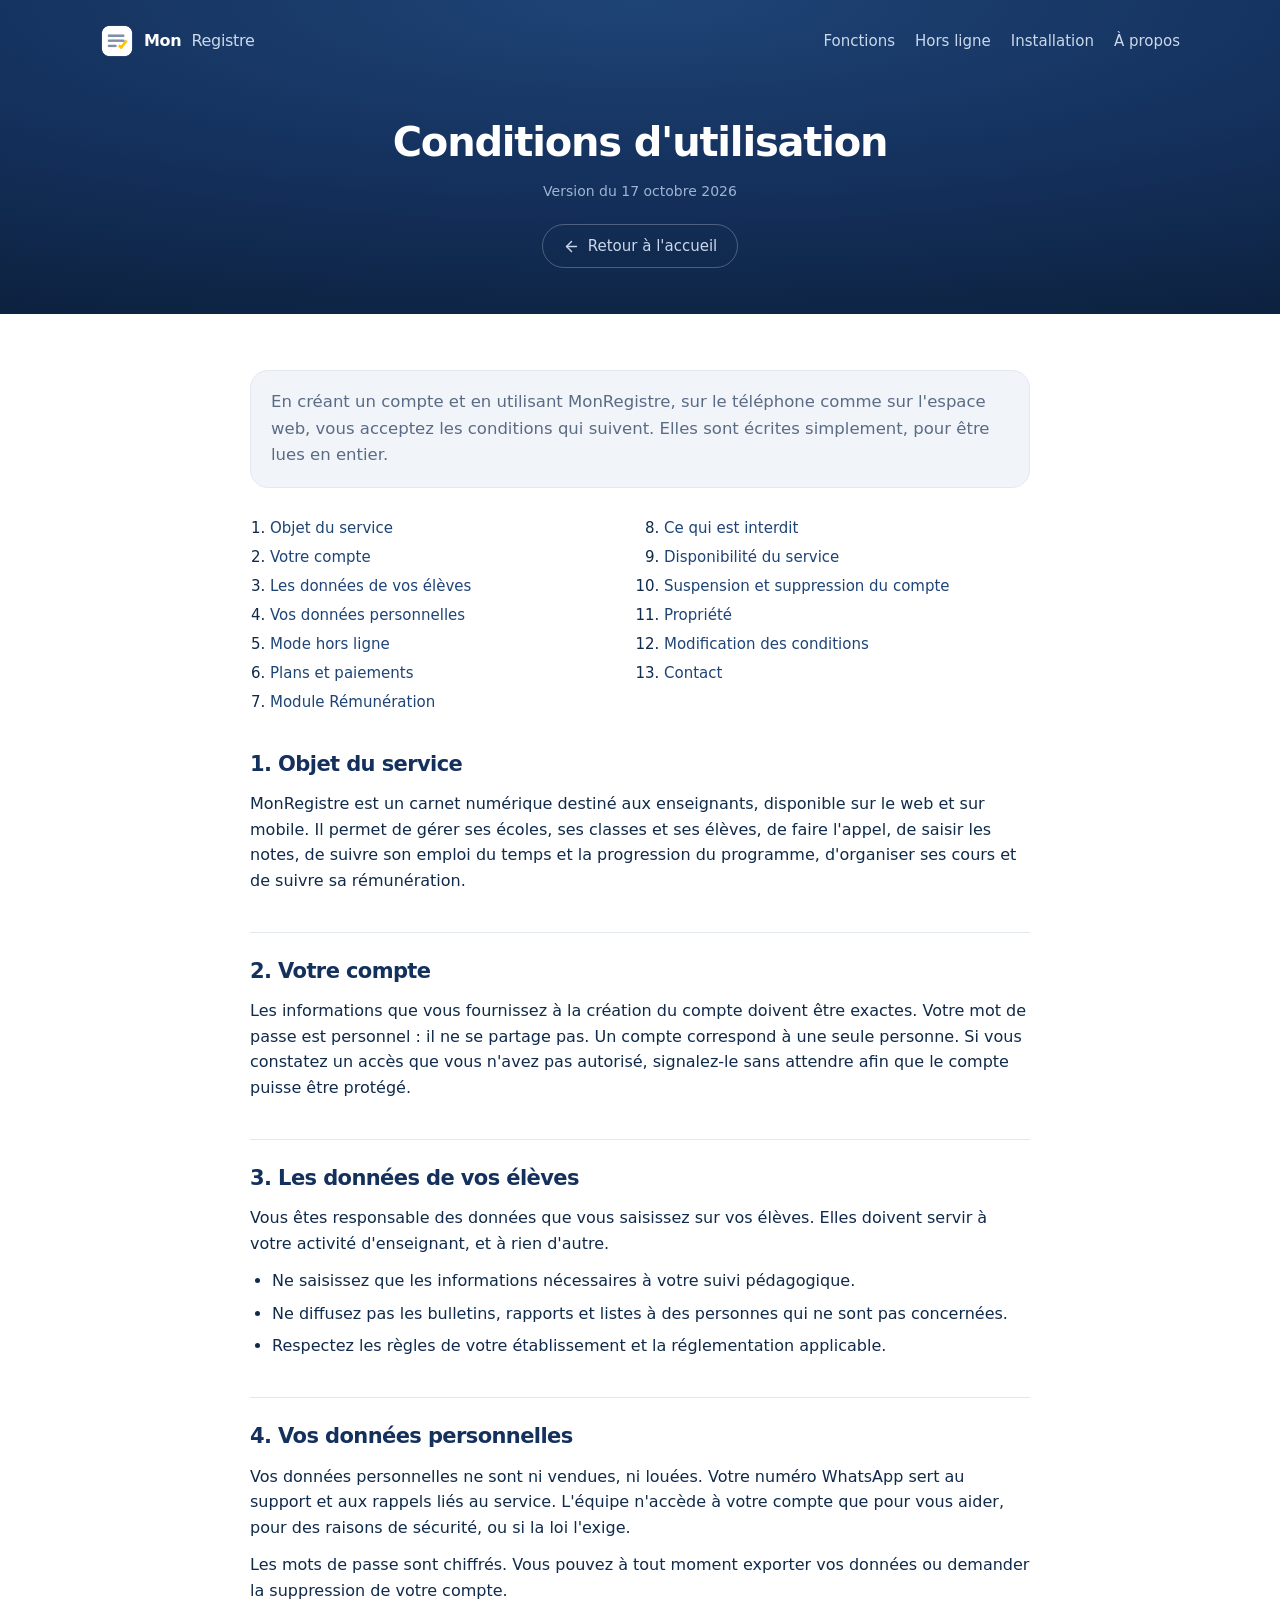
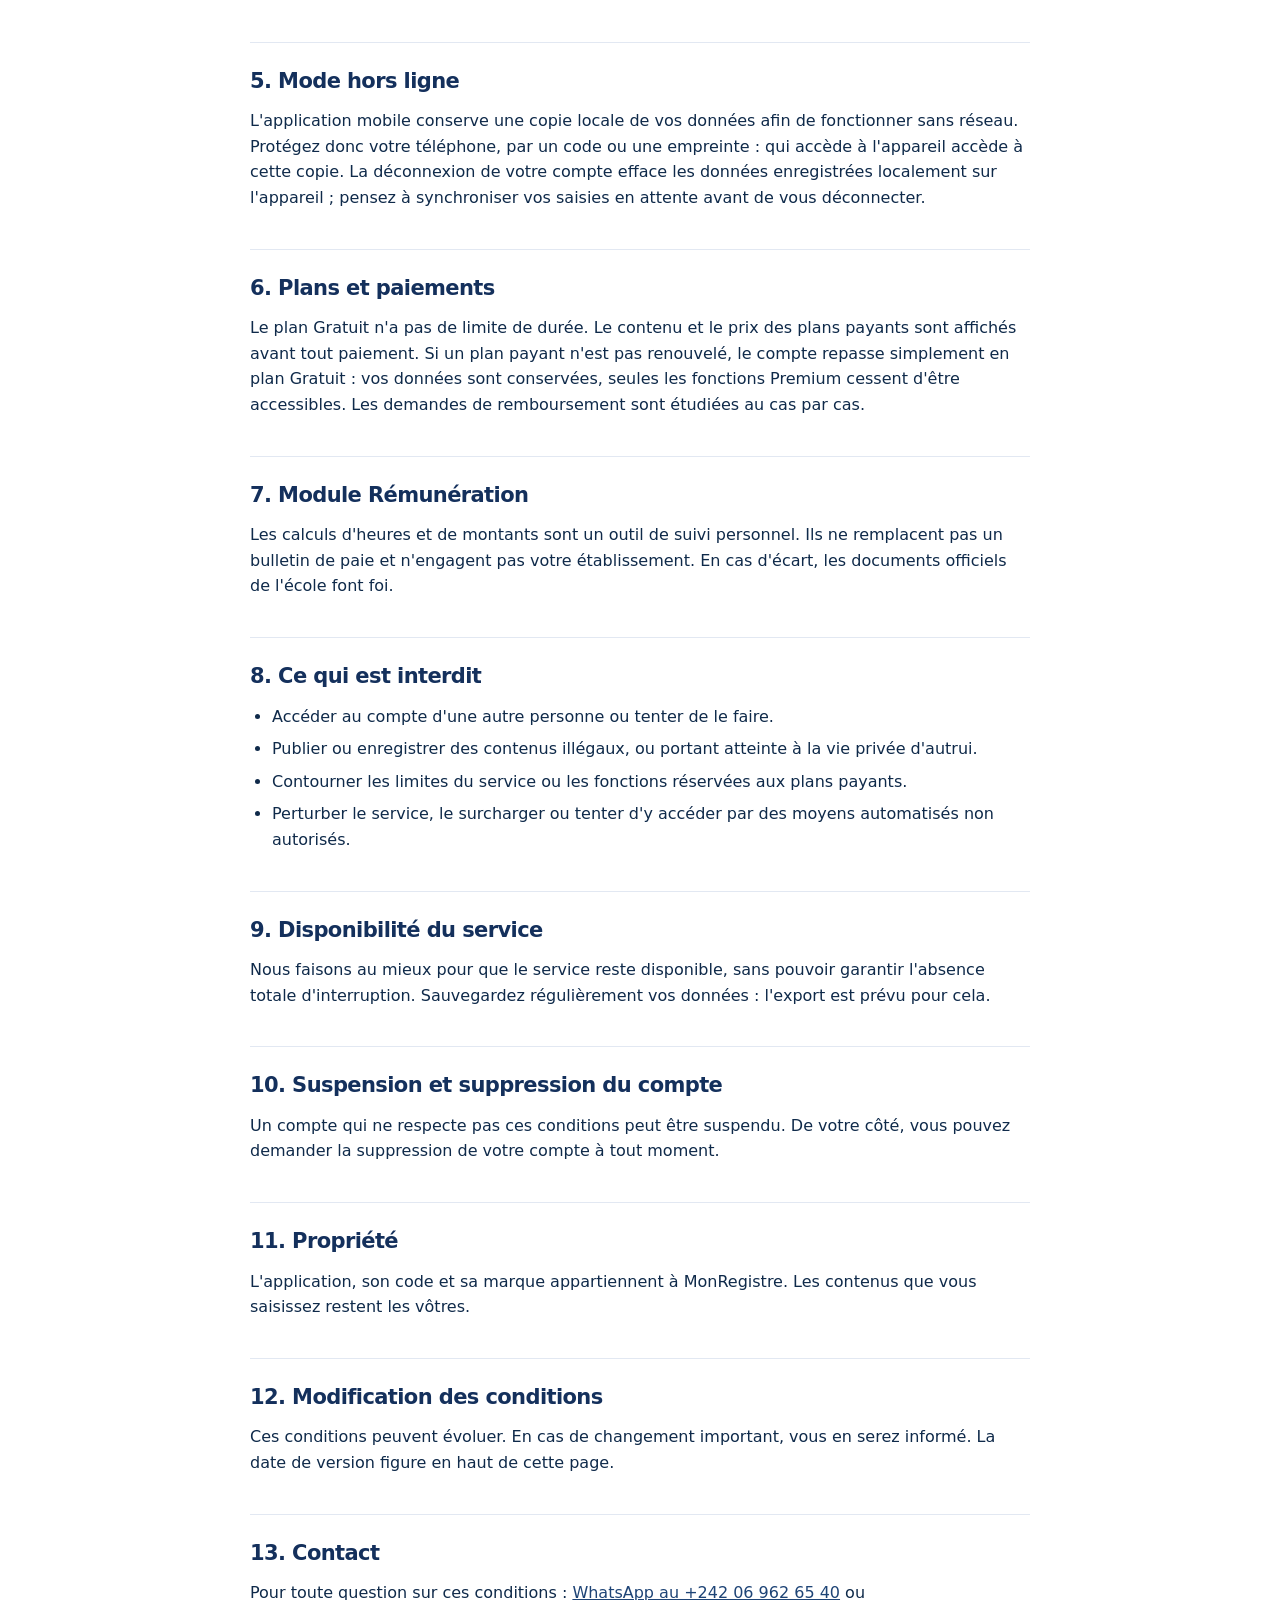
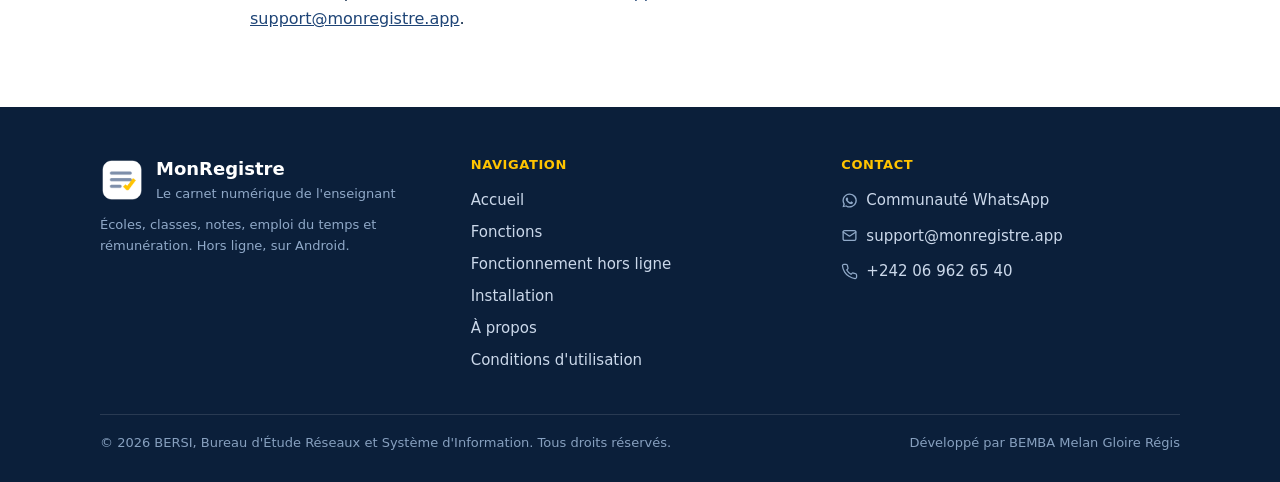
<file: conditions.html>
<!DOCTYPE html>
<html lang="fr">
<head>
<meta charset="utf-8">
<meta name="viewport" content="width=device-width, initial-scale=1">
<title>Conditions d'utilisation - MonRegistre</title>
<meta name="description" content="Les conditions d'utilisation de MonRegistre, le carnet numérique de l'enseignant.">
<meta name="theme-color" content="#14305C">
<link rel="icon" href="assets/favicon.png" type="image/png">
<link rel="stylesheet" href="assets/style.css">
</head>
<body>

<header class="mini">
  <div class="wrap">
    <nav class="nav">
      <a class="brand" href="index.html" style="text-decoration:none;color:#fff"><img src="assets/logo.png" alt=""><b>Mon</b><span>Registre</span></a>
      <span class="nav-links">
        <a href="index.html#fonctions">Fonctions</a>
        <a href="index.html#hors-ligne">Hors ligne</a>
        <a href="index.html#installer">Installation</a>
        <a href="a-propos.html">À propos</a>
      </span>
      <button class="burger" id="burger" aria-label="Ouvrir le menu" aria-expanded="false" aria-controls="drawer">
        <svg viewBox="0 0 24 24" fill="none" stroke="currentColor" stroke-width="2" stroke-linecap="round"><path d="M4 7h16M4 12h16M4 17h16"/></svg>
      </button>
    </nav>

    <h1>Conditions d'utilisation</h1>
    <p class="maj">Version du 17 octobre 2026</p>
    <a class="retour" href="index.html">
      <svg viewBox="0 0 24 24" fill="none" stroke="currentColor" stroke-width="2" stroke-linecap="round" stroke-linejoin="round"><path d="M19 12H5"/><path d="m12 19-7-7 7-7"/></svg>
      Retour à l'accueil
    </a>
  </div>
</header>

<div class="drawer-backdrop" id="drawer-backdrop"></div>
<aside class="drawer" id="drawer" aria-label="Menu">
  <div class="drawer-head">
    <span><img src="assets/logo.png" alt="">MonRegistre</span>
    <button class="burger" id="drawer-close" aria-label="Fermer le menu">
      <svg viewBox="0 0 24 24" fill="none" stroke="currentColor" stroke-width="2" stroke-linecap="round"><path d="M6 6l12 12M18 6L6 18"/></svg>
    </button>
  </div>
  <a href="index.html">Accueil</a>
  <a href="index.html#fonctions">Fonctions</a>
  <a href="index.html#hors-ligne">Hors ligne</a>
  <a href="index.html#installer">Installation</a>
  <a href="a-propos.html">À propos</a>
  <a href="conditions.html">Conditions d'utilisation</a>
  <a href="https://chat.whatsapp.com/EX14AOy8iLE2uWjXJ4knBV?s=cl&amp;p=a&amp;mlu=4&amp;ilr=4&amp;iam=2" target="_blank" rel="noopener">Communauté WhatsApp</a>
  <a class="drawer-cta" href="https://github.com/melangloirebemba-sudo/monregistre-backend/releases/download/V1.1.9/MonRegistre.apk">Télécharger l'application</a>
</aside>

<main class="doc">

  <div class="encadre">
    <p class="chapeau">
      En créant un compte et en utilisant MonRegistre, sur le téléphone comme sur l'espace web,
      vous acceptez les conditions qui suivent. Elles sont écrites simplement, pour être lues
      en entier.
    </p>
  </div>

  <nav class="sommaire" aria-label="Sommaire">
    <ol>
      <li><a href="#objet">Objet du service</a></li>
      <li><a href="#compte">Votre compte</a></li>
      <li><a href="#eleves">Les données de vos élèves</a></li>
      <li><a href="#personnelles">Vos données personnelles</a></li>
      <li><a href="#hors-ligne">Mode hors ligne</a></li>
      <li><a href="#plans">Plans et paiements</a></li>
      <li><a href="#remuneration">Module Rémunération</a></li>
      <li><a href="#interdit">Ce qui est interdit</a></li>
      <li><a href="#disponibilite">Disponibilité du service</a></li>
      <li><a href="#suspension">Suspension et suppression du compte</a></li>
      <li><a href="#propriete">Propriété</a></li>
      <li><a href="#modification">Modification des conditions</a></li>
      <li><a href="#contact">Contact</a></li>
    </ol>
  </nav>

  <h2 id="objet">1. Objet du service</h2>
  <p>
    MonRegistre est un carnet numérique destiné aux enseignants, disponible sur le web et sur
    mobile. Il permet de gérer ses écoles, ses classes et ses élèves, de faire l'appel, de saisir
    les notes, de suivre son emploi du temps et la progression du programme, d'organiser ses cours
    et de suivre sa rémunération.
  </p>

  <h2 id="compte">2. Votre compte</h2>
  <p>
    Les informations que vous fournissez à la création du compte doivent être exactes. Votre mot
    de passe est personnel : il ne se partage pas. Un compte correspond à une seule personne.
    Si vous constatez un accès que vous n'avez pas autorisé, signalez-le sans attendre afin que
    le compte puisse être protégé.
  </p>

  <h2 id="eleves">3. Les données de vos élèves</h2>
  <p>
    Vous êtes responsable des données que vous saisissez sur vos élèves. Elles doivent servir à
    votre activité d'enseignant, et à rien d'autre.
  </p>
  <ul>
    <li>Ne saisissez que les informations nécessaires à votre suivi pédagogique.</li>
    <li>Ne diffusez pas les bulletins, rapports et listes à des personnes qui ne sont pas concernées.</li>
    <li>Respectez les règles de votre établissement et la réglementation applicable.</li>
  </ul>

  <h2 id="personnelles">4. Vos données personnelles</h2>
  <p>
    Vos données personnelles ne sont ni vendues, ni louées. Votre numéro WhatsApp sert au support
    et aux rappels liés au service. L'équipe n'accède à votre compte que pour vous aider, pour des
    raisons de sécurité, ou si la loi l'exige.
  </p>
  <p>
    Les mots de passe sont chiffrés. Vous pouvez à tout moment exporter vos données ou demander la
    suppression de votre compte.
  </p>

  <h2 id="hors-ligne">5. Mode hors ligne</h2>
  <p>
    L'application mobile conserve une copie locale de vos données afin de fonctionner sans réseau.
    Protégez donc votre téléphone, par un code ou une empreinte : qui accède à l'appareil accède à
    cette copie. La déconnexion de votre compte efface les données enregistrées localement sur
    l'appareil ; pensez à synchroniser vos saisies en attente avant de vous déconnecter.
  </p>

  <h2 id="plans">6. Plans et paiements</h2>
  <p>
    Le plan Gratuit n'a pas de limite de durée. Le contenu et le prix des plans payants sont
    affichés avant tout paiement. Si un plan payant n'est pas renouvelé, le compte repasse
    simplement en plan Gratuit : vos données sont conservées, seules les fonctions Premium
    cessent d'être accessibles. Les demandes de remboursement sont étudiées au cas par cas.
  </p>

  <h2 id="remuneration">7. Module Rémunération</h2>
  <p>
    Les calculs d'heures et de montants sont un outil de suivi personnel. Ils ne remplacent pas un
    bulletin de paie et n'engagent pas votre établissement. En cas d'écart, les documents officiels
    de l'école font foi.
  </p>

  <h2 id="interdit">8. Ce qui est interdit</h2>
  <ul>
    <li>Accéder au compte d'une autre personne ou tenter de le faire.</li>
    <li>Publier ou enregistrer des contenus illégaux, ou portant atteinte à la vie privée d'autrui.</li>
    <li>Contourner les limites du service ou les fonctions réservées aux plans payants.</li>
    <li>Perturber le service, le surcharger ou tenter d'y accéder par des moyens automatisés non autorisés.</li>
  </ul>

  <h2 id="disponibilite">9. Disponibilité du service</h2>
  <p>
    Nous faisons au mieux pour que le service reste disponible, sans pouvoir garantir l'absence
    totale d'interruption. Sauvegardez régulièrement vos données : l'export est prévu pour cela.
  </p>

  <h2 id="suspension">10. Suspension et suppression du compte</h2>
  <p>
    Un compte qui ne respecte pas ces conditions peut être suspendu. De votre côté, vous pouvez
    demander la suppression de votre compte à tout moment.
  </p>

  <h2 id="propriete">11. Propriété</h2>
  <p>
    L'application, son code et sa marque appartiennent à MonRegistre. Les contenus que vous
    saisissez restent les vôtres.
  </p>

  <h2 id="modification">12. Modification des conditions</h2>
  <p>
    Ces conditions peuvent évoluer. En cas de changement important, vous en serez informé. La date
    de version figure en haut de cette page.
  </p>

  <h2 id="contact">13. Contact</h2>
  <p>
    Pour toute question sur ces conditions :
    <a href="https://wa.me/242069626540">WhatsApp au +242 06 962 65 40</a>
    ou <a href="mailto:support@monregistre.app">support@monregistre.app</a>.
  </p>

</main>

<footer>
  <div class="wrap">
    <div class="foot-grid">

      <div class="foot-col">
        <div class="foot-brand">
          <img src="assets/logo.png" alt="">
          <span>
            <b>MonRegistre</b>
            <span>Le carnet numérique de l'enseignant</span>
          </span>
        </div>
        <p style="margin:0;font-size:13px;color:#90a9c8">
          Écoles, classes, notes, emploi du temps et rémunération. Hors ligne, sur Android.
        </p>
      </div>

      <div class="foot-col">
        <h4>Navigation</h4>
        <ul>
          <li><a href="index.html">Accueil</a></li>
          <li><a href="index.html#fonctions">Fonctions</a></li>
          <li><a href="index.html#hors-ligne">Fonctionnement hors ligne</a></li>
          <li><a href="index.html#installer">Installation</a></li>
          <li><a href="a-propos.html">À propos</a></li>
          <li><a href="conditions.html">Conditions d'utilisation</a></li>
        </ul>
      </div>

      <div class="foot-col">
        <h4>Contact</h4>
        <ul>
          <li><span>
            <svg viewBox="0 0 24 24" fill="currentColor" aria-hidden="true"><path d="M12 2a10 10 0 0 0-8.6 15l-1.3 4.7 4.8-1.3A10 10 0 1 0 12 2Zm0 18.2a8.2 8.2 0 0 1-4.2-1.2l-.3-.2-2.8.8.8-2.8-.2-.3A8.2 8.2 0 1 1 12 20.2Zm4.5-6.1c-.2-.1-1.5-.7-1.7-.8s-.4-.1-.6.1-.6.8-.8 1-.3.2-.5.1a6.7 6.7 0 0 1-3.3-2.9c-.2-.4.2-.4.6-1.2a.5.5 0 0 0 0-.5l-.8-1.8c-.2-.5-.4-.4-.6-.4h-.5a1 1 0 0 0-.7.3 2.8 2.8 0 0 0-.9 2.1 4.9 4.9 0 0 0 1 2.6 11 11 0 0 0 4.3 3.8c1.6.6 2.2.7 3 .6a2.5 2.5 0 0 0 1.7-1.2 2.1 2.1 0 0 0 .1-1.2c-.1-.1-.2-.2-.4-.3Z"/></svg>
            <a href="https://chat.whatsapp.com/EX14AOy8iLE2uWjXJ4knBV?s=cl&amp;p=a&amp;mlu=4&amp;ilr=4&amp;iam=2">Communauté WhatsApp</a>
          </span></li>
          <li><span>
            <svg viewBox="0 0 24 24" fill="none" stroke="currentColor" stroke-width="1.8" stroke-linecap="round" stroke-linejoin="round"><rect x="3" y="5" width="18" height="14" rx="2"/><path d="m3 7 9 6 9-6"/></svg>
            <a href="mailto:support@monregistre.app">support@monregistre.app</a>
          </span></li>
          <li><span>
            <svg viewBox="0 0 24 24" fill="none" stroke="currentColor" stroke-width="1.8" stroke-linecap="round" stroke-linejoin="round"><path d="M22 16.9v3a2 2 0 0 1-2.2 2 19.8 19.8 0 0 1-8.6-3.1 19.5 19.5 0 0 1-6-6A19.8 19.8 0 0 1 2.1 4.2 2 2 0 0 1 4.1 2h3a2 2 0 0 1 2 1.7c.1 1 .4 1.9.7 2.8a2 2 0 0 1-.5 2.1L8.1 9.9a16 16 0 0 0 6 6l1.3-1.2a2 2 0 0 1 2.1-.5c.9.3 1.8.6 2.8.7a2 2 0 0 1 1.7 2Z"/></svg>
            <a href="tel:+242069626540">+242 06 962 65 40</a>
          </span></li>
        </ul>
      </div>

    </div>

    <div class="foot-bottom">
      <span>© 2026 BERSI, Bureau d'Étude Réseaux et Système d'Information. Tous droits réservés.</span>
      <span>Développé par BEMBA Melan Gloire Régis</span>
    </div>
  </div>
</footer>

<script src="assets/menu.js"></script>
</body>
</html>
</file>
<file: assets/style.css>
:root {
    --deep:   #0B1F3A;
    --navy:   #14305C;
    --steel:  #1E4476;
    --yellow: #FFC400;
    --amber:  #FFD95E;
    --green:  #1F9D6B;
    --ink:    #0F2A4A;
    --grey:   #5A6B86;
    --line:   #E2E8F2;
    --paper:  #F1F4F9;
    --radius: 18px;
  }
  * { box-sizing: border-box; }
  body {
    margin: 0;
    font-family: system-ui, -apple-system, "Segoe UI", Roboto, "Helvetica Neue", Arial, sans-serif;
    color: var(--ink);
    background: #fff;
    line-height: 1.6;
  }
  .wrap { width: min(1080px, 92vw); margin: 0 auto; }
  a { color: var(--steel); }

  /* ---------------------------------------------------------- en-tête */
  header {
    background: radial-gradient(120% 120% at 50% 0%, var(--steel) 0%, var(--navy) 50%, var(--deep) 100%);
    color: #fff;
    padding: 24px 0 72px;
    text-align: center;
  }
  .nav { display: flex; align-items: center; justify-content: space-between; margin-bottom: 52px; }
  .brand { display: flex; align-items: center; gap: 10px; font-weight: 800; letter-spacing: -.3px; }
  .brand img { width: 34px; height: 34px; }
  .brand b { font-weight: 800; }
  .brand span { font-weight: 400; color: #cbd8ea; }
  .nav-links { display: flex; align-items: center; }
  .nav-links a { color: #cbd8ea; text-decoration: none; font-size: 15px; margin-left: 20px; }
  .nav-links a:hover { color: #fff; }

  .burger {
    display: none; background: none; border: 1px solid rgba(255,255,255,.25);
    border-radius: 12px; padding: 8px 10px; cursor: pointer; color: #fff; line-height: 0;
  }
  .burger svg { width: 24px; height: 24px; }
  .drawer-backdrop {
    position: fixed; inset: 0; background: rgba(11,31,58,.6);
    opacity: 0; pointer-events: none; transition: opacity .25s ease; z-index: 40;
  }
  .drawer {
    position: fixed; top: 0; right: 0; bottom: 0; width: min(78vw, 300px);
    background: var(--navy); border-left: 1px solid rgba(255,255,255,.12);
    transform: translateX(100%); transition: transform .28s ease; z-index: 50;
    padding: 20px; display: flex; flex-direction: column; gap: 4px; text-align: left;
  }
  .drawer-head { display: flex; align-items: center; justify-content: space-between; margin-bottom: 18px; }
  .drawer-head span { display: flex; align-items: center; gap: 10px; color: #fff; font-weight: 800; }
  .drawer-head img { width: 32px; height: 32px; }
  .drawer-head .burger { display: inline-flex; }
  .drawer a {
    display: block; color: #cbd8ea; text-decoration: none; font-size: 16px;
    padding: 13px 12px; border-radius: 12px;
  }
  .drawer a:hover, .drawer a:focus { background: rgba(255,255,255,.08); color: #fff; }
  .drawer .drawer-cta {
    margin-top: 14px; text-align: center; font-weight: 800; color: #0B1F3A;
    background: linear-gradient(135deg, var(--yellow), var(--amber));
  }
  body.menu-ouvert { overflow: hidden; }
  body.menu-ouvert .drawer { transform: translateX(0); }
  body.menu-ouvert .drawer-backdrop { opacity: 1; pointer-events: auto; }

  .hero-logo { width: 96px; height: 96px; }
  header h1 { font-size: clamp(32px, 5.6vw, 52px); margin: 22px 0 8px; letter-spacing: -1.2px; }
  header h1 b { color: #fff; }
  header .slogan { font-size: clamp(16px, 2.4vw, 19px); color: #bcd0e8; margin: 0; }
  header .claim {
    font-size: clamp(18px, 2.8vw, 24px); font-weight: 700; color: var(--yellow);
    margin: 22px auto 0; max-width: 620px; line-height: 1.35;
  }
  header .pitch { max-width: 640px; margin: 14px auto 0; color: #a9c0dc; }

  .cta { margin-top: 30px; display: flex; flex-direction: column; align-items: center; gap: 10px; }
  .btn {
    display: inline-flex; align-items: center; gap: 12px;
    background: linear-gradient(135deg, var(--yellow), var(--amber));
    color: #0B1F3A; font-weight: 800; font-size: 18px;
    padding: 16px 32px; border-radius: 999px; text-decoration: none;
    box-shadow: 0 10px 28px rgba(255,196,0,.28);
  }
  .btn:hover { filter: brightness(1.04); }
  .btn svg { width: 22px; height: 22px; }
  .meta { color: #9db5d2; font-size: 14px; margin: 0; }
  .meta a { color: var(--amber); text-decoration: underline; }
  .btn-whatsapp {
    display: inline-flex; align-items: center; gap: 10px;
    margin-top: 14px; padding: 12px 24px; border-radius: 999px;
    color: #e9fff4; text-decoration: none; font-weight: 700; font-size: 15px;
    background: rgba(37,211,102,.14); border: 1px solid rgba(37,211,102,.5);
  }
  .btn-whatsapp:hover { background: rgba(37,211,102,.24); color: #fff; }
  .btn-whatsapp svg { width: 20px; height: 20px; color: #25D366; }

  /* ---------------------------------------------------------- sections */
  section { padding: 62px 0; }
  section.alt { background: var(--paper); border-top: 1px solid var(--line); border-bottom: 1px solid var(--line); }
  h2 { font-size: clamp(24px, 3.4vw, 32px); letter-spacing: -.6px; margin: 0 0 8px; color: var(--navy); }
  .lead { color: var(--grey); margin: 0 0 32px; }

  .grid { display: grid; gap: 16px; grid-template-columns: repeat(auto-fit, minmax(255px, 1fr)); }
  .card { background: #fff; border: 1px solid var(--line); border-radius: var(--radius); padding: 20px; }
  .card h3 { margin: 12px 0 6px; font-size: 17px; }
  .card p { margin: 0; color: var(--grey); font-size: 15px; }
  .ico { width: 44px; height: 44px; border-radius: 13px; display: grid; place-items: center; }
  .ico svg { width: 23px; height: 23px; }
  .ico.b { background: #E4EBF7; color: var(--steel); }
  .ico.y { background: #FFF3CC; color: #9A7400; }
  .ico.g { background: #DFF3EA; color: var(--green); }
  .ico.o { background: #FDEADF; color: #C2592A; }

  /* ---------------------------------------------------------- hors ligne */
  .offline {
    background: linear-gradient(135deg, var(--navy), var(--deep));
    color: #fff; border-radius: 24px; padding: 34px;
  }
  .offline h2 { color: #fff; }
  .offline .lead { color: #a9c0dc; }
  .offline .badge {
    display: inline-flex; align-items: center; gap: 8px; margin-bottom: 14px;
    background: rgba(255,196,0,.16); color: var(--yellow);
    border: 1px solid rgba(255,196,0,.4); border-radius: 999px;
    padding: 6px 14px; font-size: 13px; font-weight: 700;
    text-transform: uppercase; letter-spacing: .5px;
  }
  .offline .badge svg { width: 16px; height: 16px; }
  .offline-grid { display: grid; gap: 14px; grid-template-columns: repeat(auto-fit, minmax(230px, 1fr)); margin-top: 8px; }
  .offline-item {
    background: rgba(255,255,255,.07); border: 1px solid rgba(255,255,255,.12);
    border-radius: 16px; padding: 18px;
  }
  .offline-item h3 { margin: 0 0 6px; font-size: 16px; color: #fff; }
  .offline-item p { margin: 0; font-size: 14.5px; color: #b9cde6; }
  .offline-note { margin: 20px 0 0; font-size: 14.5px; color: #9db5d2; }

  /* ---------------------------------------------------------- captures */
  .shots { display: flex; gap: 18px; overflow-x: auto; padding: 4px 2px 12px; scroll-snap-type: x mandatory; }
  .shots figure { margin: 0; flex: 0 0 auto; width: 232px; scroll-snap-align: center; }
  .shots img {
    width: 100%; border-radius: 20px; border: 1px solid var(--line); display: block;
    box-shadow: 0 8px 24px rgba(15,42,74,.10);
  }
  .shots figcaption { font-size: 13px; color: var(--grey); margin-top: 10px; text-align: center; }

  /* ---------------------------------------------------------- étapes */
  ol.steps { counter-reset: step; list-style: none; padding: 0; margin: 0; display: grid; gap: 14px; }
  ol.steps li {
    counter-increment: step; position: relative; padding: 16px 18px 16px 62px;
    background: #fff; border: 1px solid var(--line); border-radius: var(--radius);
  }
  ol.steps li::before {
    content: counter(step); position: absolute; left: 18px; top: 16px;
    width: 30px; height: 30px; border-radius: 50%; background: var(--navy); color: #fff;
    display: grid; place-items: center; font-weight: 700; font-size: 15px;
  }
  .note {
    margin-top: 18px; padding: 16px 18px; border-radius: var(--radius);
    background: #FFF8E3; border: 1px solid #F3E0A8; font-size: 15px;
  }

  details { border: 1px solid var(--line); border-radius: var(--radius); padding: 14px 18px; background: #fff; margin-bottom: 10px; }
  details[open] { border-color: #C9D7EB; }
  summary { cursor: pointer; font-weight: 600; }
  details p { color: var(--grey); margin: 10px 0 0; }

  /* ---------------------------------------------------------- pied de page */
  footer { background: var(--deep); color: #a9c0dc; padding: 48px 0 28px; font-size: 15px; }
  footer a { color: #cbd8ea; text-decoration: none; }
  footer a:hover { color: #fff; }
  .foot-grid { display: grid; gap: 32px; grid-template-columns: repeat(auto-fit, minmax(230px, 1fr)); align-items: start; }
  .foot-brand { display: flex; align-items: center; gap: 12px; margin-bottom: 10px; }
  .foot-brand img { width: 44px; height: 44px; }
  .foot-brand b { color: #fff; font-size: 18px; }
  .foot-brand span { display: block; font-size: 13px; color: #90a9c8; }
  .foot-col h4 {
    margin: 0 0 12px; font-size: 13px; letter-spacing: .6px; text-transform: uppercase;
    color: var(--yellow); font-weight: 700;
  }
  .foot-col ul { list-style: none; margin: 0; padding: 0; }
  .foot-col li { margin-bottom: 8px; }
  .foot-col li span { display: inline-flex; align-items: center; gap: 8px; }
  .foot-col svg { width: 17px; height: 17px; flex: none; color: #90a9c8; }
  .foot-bottom {
    margin-top: 34px; padding-top: 18px; border-top: 1px solid rgba(255,255,255,.12);
    display: flex; flex-wrap: wrap; gap: 10px; justify-content: space-between;
    font-size: 13px; color: #87a0bf;
  }

  @media (max-width: 760px) {
    .nav-links { display: none; }
    .nav > .burger { display: inline-flex; }
    .nav { margin-bottom: 34px; }
    .offline { padding: 24px; border-radius: 20px; }
  }
/* ------------------------------------------- pages intérieures */
header.mini { padding-bottom: 46px; }
header.mini h1 { font-size: clamp(27px, 4.4vw, 40px); margin: 16px 0 6px; }
header.mini .maj { font-size: 14px; color: #9db5d2; margin: 0; }
.retour {
  display: inline-flex; align-items: center; gap: 8px; margin-top: 22px;
  color: #cbd8ea; text-decoration: none; font-size: 15px;
  border: 1px solid rgba(255,255,255,.25); border-radius: 999px; padding: 9px 20px;
}
.retour:hover { background: rgba(255,255,255,.08); color: #fff; }
.retour svg { width: 17px; height: 17px; }

.doc { width: min(780px, 92vw); margin: 0 auto; padding: 56px 0 64px; }
.doc h2 {
  font-size: 21px; margin: 38px 0 10px; padding-top: 22px;
  border-top: 1px solid var(--line);
}
.doc h2:first-of-type { border-top: 0; padding-top: 0; margin-top: 0; }
.doc p { margin: 0 0 12px; }
.doc ul { margin: 0 0 12px; padding-left: 22px; }
.doc li { margin-bottom: 7px; }
.doc .chapeau { color: var(--grey); font-size: 16.5px; }
.doc .encadre {
  background: var(--paper); border: 1px solid var(--line);
  border-radius: var(--radius); padding: 18px 20px; margin: 0 0 28px;
}
.doc .encadre p:last-child { margin-bottom: 0; }
.sommaire { margin: 0 0 34px; }
.sommaire ol { columns: 2; column-gap: 28px; padding-left: 20px; margin: 0; font-size: 15px; }
.sommaire li { margin-bottom: 5px; }
.sommaire a { color: var(--steel); text-decoration: none; }
.sommaire a:hover { text-decoration: underline; }

.fiche { display: grid; gap: 14px; grid-template-columns: repeat(auto-fit, minmax(230px, 1fr)); margin: 0 0 28px; }
.fiche .card h3 { margin-top: 0; }
.signature { display: flex; gap: 16px; align-items: flex-start; }
.signature .pastille {
  width: 52px; height: 52px; flex: none; border-radius: 16px;
  background: var(--navy); color: var(--yellow);
  display: grid; place-items: center; font-weight: 800; font-size: 19px;
}
@media (max-width: 620px) { .sommaire ol { columns: 1; } }
</file>
